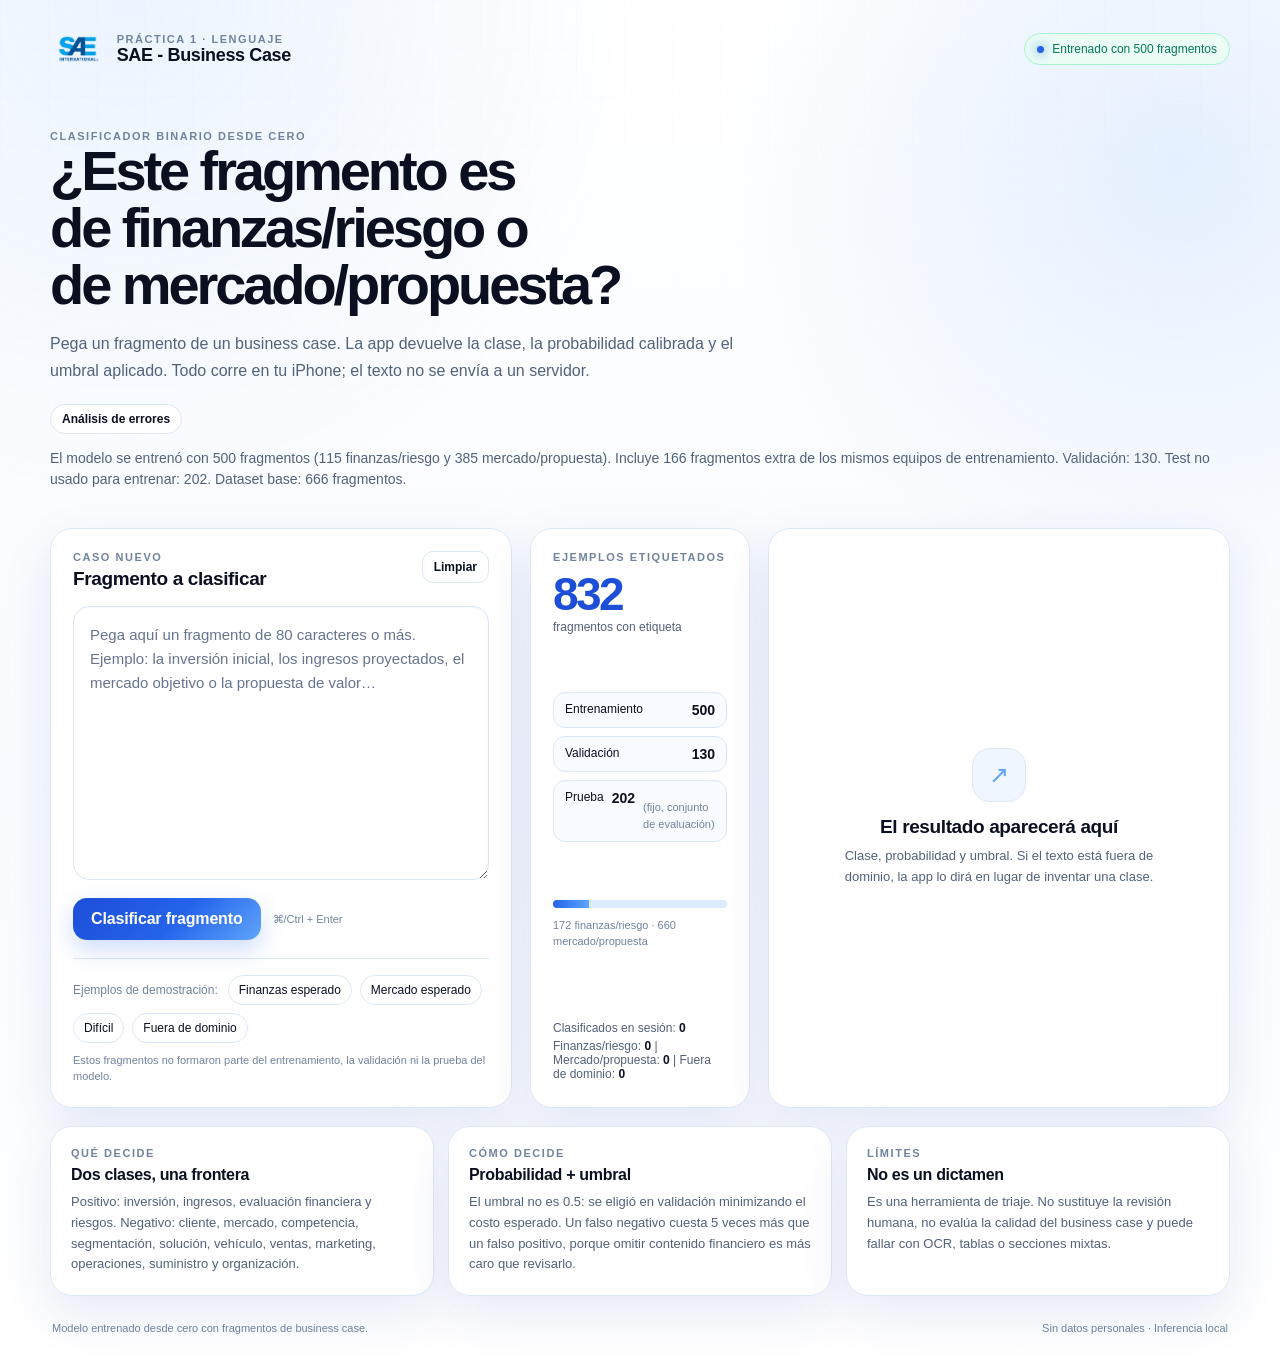
<file: index.html>
<!doctype html>
<html lang="es">
  <head>
    <meta charset="utf-8" />
    <meta name="viewport" content="width=device-width, initial-scale=1, viewport-fit=cover" />
    <meta name="theme-color" content="#ffffff" />
    <meta name="description" content="Clasificador binario de fragmentos de business case: finanzas/riesgo vs mercado/propuesta." />
    <meta name="mobile-web-app-capable" content="yes" />
    <meta name="apple-mobile-web-app-capable" content="yes" />
    <meta name="apple-mobile-web-app-status-bar-style" content="default" />
    <meta name="apple-mobile-web-app-title" content="SAE - Business Case" />
    <link rel="manifest" href="./manifest.webmanifest" />
    <link rel="icon" href="./icon-192.png" type="image/png" />
    <link rel="apple-touch-icon" href="./apple-touch-icon.png" />
    <link rel="stylesheet" href="./style.css" />
    <title>SAE - Business Case · Práctica 1</title>
  </head>
  <body>
    <div class="shell">
      <header class="topbar">
        <div class="brand">
          <img class="brand-mark brand-logo" src="./sae-logo.png" alt="SAE International" />
          <div>
            <p class="eyebrow">Práctica 1 · Lenguaje</p>
            <h1>SAE - Business Case</h1>
          </div>
        </div>
        <span id="model-status" class="status" data-kind="loading">Cargando modelo…</span>
      </header>

      <main>
        <section class="hero">
          <p class="eyebrow">Clasificador binario desde cero</p>
          <h2>¿Este fragmento es de finanzas/riesgo o de mercado/propuesta?</h2>
          <p class="lede">
            Pega un fragmento de un business case. La app devuelve la clase, la probabilidad
            calibrada y el umbral aplicado. Todo corre en tu iPhone; el texto no se envía a un servidor.
          </p>
          <div class="pill-row" aria-label="Evaluación">
            <button id="open-eval" class="pill" type="button">Análisis de errores</button>
          </div>
          <p id="train-size" class="train-size">Cargando datos de entrenamiento…</p>
        </section>

        <section class="workspace">
          <div class="card input-card">
            <div class="card-head">
              <div>
                <p class="eyebrow">Caso nuevo</p>
                <h3>Fragmento a clasificar</h3>
              </div>
              <button id="clear-btn" class="ghost" type="button">Limpiar</button>
            </div>
            <label class="sr-only" for="case-text">Fragmento de texto</label>
            <textarea
              id="case-text"
              rows="10"
              spellcheck="true"
              placeholder="Pega aquí un fragmento de 80 caracteres o más. Ejemplo: la inversión inicial, los ingresos proyectados, el mercado objetivo o la propuesta de valor…"
            ></textarea>
            <div class="actions">
              <button id="classify-btn" class="primary" type="button" disabled>Clasificar fragmento</button>
              <span class="hint">⌘/Ctrl + Enter</span>
            </div>
            <div class="examples" aria-labelledby="examples-heading">
              <span id="examples-heading" class="examples-label">Ejemplos de demostración:</span>
              <button type="button" class="chip" data-example="finance">Finanzas esperado</button>
              <button type="button" class="chip" data-example="market">Mercado esperado</button>
              <button type="button" class="chip" data-example="difficult">Difícil</button>
              <button type="button" class="chip" data-example="oodRecipe">Fuera de dominio</button>
              <p class="examples-note">Estos fragmentos no formaron parte del entrenamiento, la validación ni la prueba del modelo.</p>
            </div>
          </div>

          <aside class="card counter-card" aria-label="Contador de ejemplos etiquetados">
            <div>
              <p class="eyebrow">Ejemplos etiquetados</p>
              <div class="counter-total">
                <strong id="label-count">—</strong>
                <span>fragmentos con etiqueta</span>
              </div>
            </div>
            <ul class="counter-list">
              <li><span>Entrenamiento</span><strong id="count-train">—</strong></li>
              <li><span>Validación</span><strong id="count-val">—</strong></li>
              <li><span>Prueba</span><strong id="count-test">—</strong> <span class="counter-note">(fijo, conjunto de evaluación)</span></li>
            </ul>
            <div class="counter-balance">
              <div class="balance-bar" aria-hidden="true"><span id="balance-pos"></span></div>
              <p id="balance-text" class="counter-note">Cargando conteos…</p>
            </div>

            <!-- Contador de clasificación en la sesión actual -->
            <div class="counter-session">
              <p>Clasificados en sesión: <strong id="session-count">0</strong></p>
              <p>Finanzas/riesgo: <strong id="session-finance">0</strong> | Mercado/propuesta: <strong id="session-market">0</strong> | Fuera de dominio: <strong id="session-reject">0</strong></p>
            </div>
          </aside>

          <div class="card result-card">
            <div id="empty-state" class="empty">
              <div class="empty-icon" aria-hidden="true">↗</div>
              <h3>El resultado aparecerá aquí</h3>
              <p>Clase, probabilidad y umbral. Si el texto está fuera de dominio, la app lo dirá en lugar de inventar una clase.</p>
            </div>

            <div id="result" hidden>
              <div class="result-top">
                <span id="result-badge" class="badge" data-kind="finance">Finanzas / riesgo</span>
                <span id="result-meta" class="meta"></span>
              </div>
              <h3 id="result-title"></h3>
              <p id="explanation" class="explanation"></p>

              <div class="gauge" aria-hidden="true">
                <div class="gauge-track">
                  <div id="probability-bar" class="gauge-fill"></div>
                  <div id="threshold-marker" class="gauge-threshold"></div>
                </div>
                <div class="gauge-labels">
                  <span>0%</span>
                  <span>50%</span>
                  <span>100%</span>
                </div>
              </div>

              <div class="numbers">
                <div>
                  <span class="number-label">Probabilidad</span>
                  <strong id="probability">—</strong>
                </div>
                <div>
                  <span class="number-label">Umbral aplicado</span>
                  <strong id="threshold">—</strong>
                </div>
              </div>

              <p id="ood-note" class="note" hidden></p>
            </div>
          </div>
        </section>

        <section class="details">
          <article class="mini-card">
            <p class="eyebrow">Qué decide</p>
            <h3>Dos clases, una frontera</h3>
            <p>
              Positivo: inversión, ingresos, evaluación financiera y riesgos.
              Negativo: cliente, mercado, competencia, segmentación, solución, vehículo,
              ventas, marketing, operaciones, suministro y organización.
            </p>
          </article>
          <article class="mini-card">
            <p class="eyebrow">Cómo decide</p>
            <h3>Probabilidad + umbral</h3>
            <p>
              El umbral no es 0.5: se eligió en validación minimizando el costo esperado.
              Un falso negativo cuesta 5 veces más que un falso positivo, porque omitir
              contenido financiero es más caro que revisarlo.
            </p>
          </article>
          <article class="mini-card">
            <p class="eyebrow">Límites</p>
            <h3>No es un dictamen</h3>
            <p>
              Es una herramienta de triaje. No sustituye la revisión humana, no evalúa la
              calidad del business case y puede fallar con OCR, tablas o secciones mixtas.
            </p>
          </article>
        </section>
      </main>

      <footer class="footer">
        <span>Modelo entrenado desde cero con fragmentos de business case.</span>
        <span>Sin datos personales · Inferencia local</span>
      </footer>
    </div>
    <script type="module" src="./app.js"></script>
  </body>
</html>
</file>
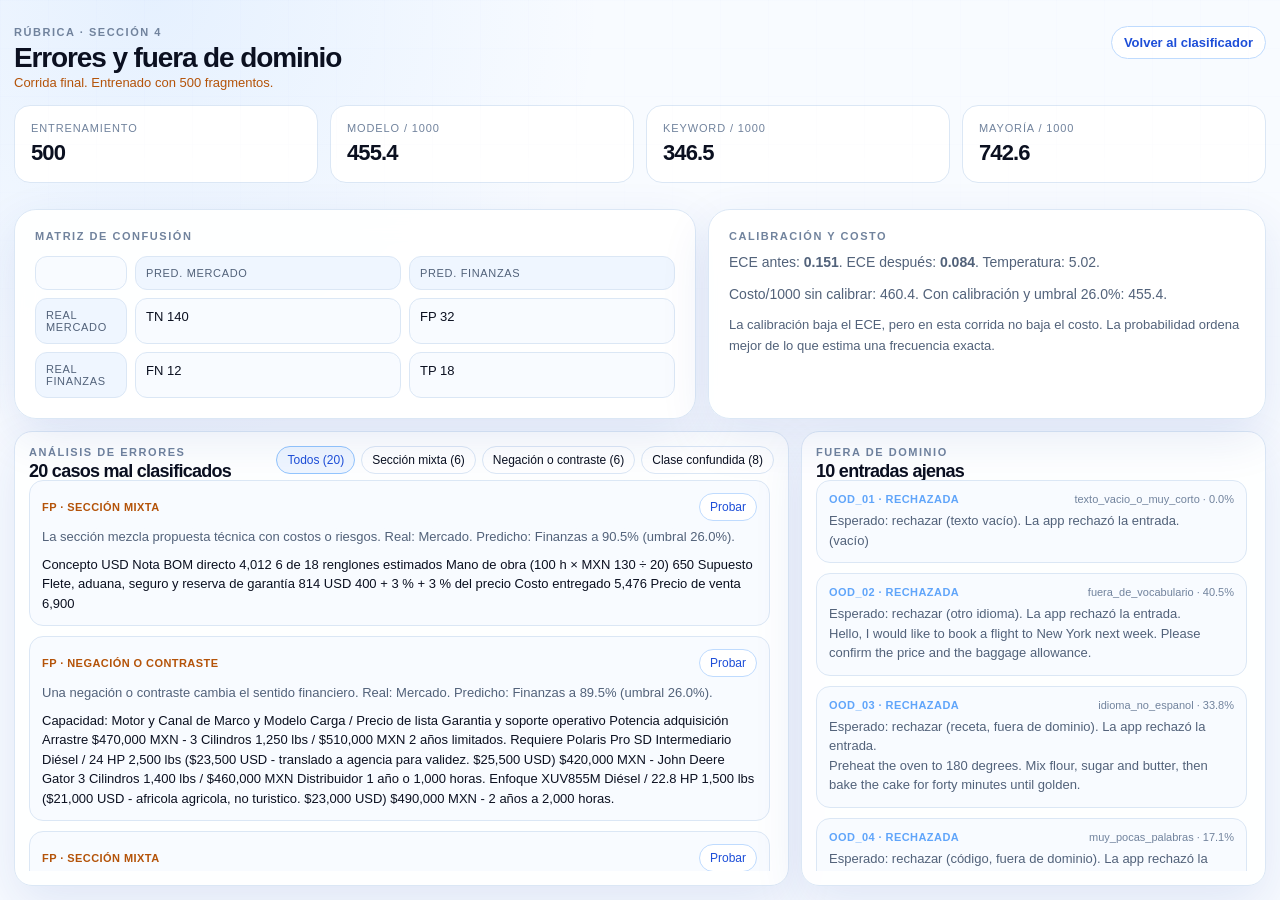
<file: evaluacion.html>
<!doctype html>
<html lang="es">
  <head>
    <meta charset="utf-8" />
    <meta name="viewport" content="width=device-width, initial-scale=1, viewport-fit=cover" />
    <meta name="theme-color" content="#ffffff" />
    <title>Análisis · SAE - Business Case</title>
    <link rel="stylesheet" href="./style.css" />
  </head>
  <body class="analysis-body">
    <div class="analysis-shell">
      <header class="analysis-top">
        <div>
          <p class="eyebrow">Rúbrica · sección 4</p>
          <h1>Errores y fuera de dominio</h1>
          <p id="eval-note" class="eval-note">Cargando evaluación…</p>
        </div>
        <a class="ghost" href="./index.html">Volver al clasificador</a>
      </header>

      <div id="eval-kpis" class="kpi-grid"></div>

      <div class="analysis-meta">
        <article class="mini-card">
          <p class="eyebrow">Matriz de confusión</p>
          <div id="confusion" class="matrix"></div>
        </article>
        <article class="mini-card">
          <p class="eyebrow">Calibración y costo</p>
          <div id="calibration" class="stack"></div>
        </article>
      </div>

      <div class="analysis-panes">
        <section class="pane">
          <div class="pane-head">
            <div>
              <p class="eyebrow">Análisis de errores</p>
              <h2>20 casos mal clasificados</h2>
            </div>
            <div id="error-filters" class="filters"></div>
          </div>
          <div id="error-list" class="pane-scroll"></div>
        </section>
        <section class="pane">
          <div class="pane-head">
            <div>
              <p class="eyebrow">Fuera de dominio</p>
              <h2>10 entradas ajenas</h2>
            </div>
          </div>
          <div id="ood-list" class="pane-scroll"></div>
        </section>
      </div>
    </div>
    <script type="module" src="./evaluacion.js"></script>
  </body>
</html>
</file>
<file: style.css>
:root {
  color-scheme: light;
  --bg: #ffffff;
  --bg-2: #f4f8ff;
  --panel: #ffffff;
  --panel-2: #f8fbff;
  --border: #dbe7f5;
  --border-strong: #b9cde6;
  --text: #0b1020;
  --muted: #52627a;
  --faint: #71839d;
  --accent: #2563eb;
  --accent-2: #60a5fa;
  --finance: #047857;
  --market: #2563eb;
  --danger: #dc2626;
  --warning: #b45309;
  --shadow: 0 18px 50px rgba(30, 64, 175, 0.11);
  --radius: 22px;
  --font: ui-sans-serif, -apple-system, BlinkMacSystemFont, "Segoe UI", Roboto, Helvetica, Arial, sans-serif;
}

* {
  box-sizing: border-box;
}

html {
  min-height: 100%;
  background: var(--bg);
}

body {
  margin: 0;
  min-height: 100vh;
  color: var(--text);
  font-family: var(--font);
  background:
    radial-gradient(circle at 10% 0%, rgba(96, 165, 250, 0.12), transparent 32rem),
    radial-gradient(circle at 92% 12%, rgba(219, 234, 254, 0.72), transparent 28rem),
    linear-gradient(180deg, #ffffff 0%, #f8fbff 58%, #ffffff 100%);
  -webkit-font-smoothing: antialiased;
}

body::before {
  content: "";
  position: fixed;
  inset: 0;
  pointer-events: none;
  opacity: 0.24;
  background-image: linear-gradient(rgba(37, 99, 235, 0.045) 1px, transparent 1px),
    linear-gradient(90deg, rgba(37, 99, 235, 0.045) 1px, transparent 1px);
  background-size: 48px 48px;
  mask-image: linear-gradient(to bottom, black, transparent 78%);
}

.shell {
  width: min(1180px, calc(100% - 32px));
  margin: 0 auto;
  padding: calc(18px + env(safe-area-inset-top)) 0 calc(28px + env(safe-area-inset-bottom));
  position: relative;
  z-index: 1;
}

.topbar {
  display: flex;
  align-items: center;
  justify-content: space-between;
  gap: 16px;
  padding: 10px 0 26px;
}

.brand {
  display: flex;
  align-items: center;
  gap: 12px;
}

.brand-mark {
  width: 46px;
  height: 46px;
  display: grid;
  place-items: center;
  border-radius: 14px;
  font-size: 13px;
  font-weight: 800;
  letter-spacing: -0.04em;
  color: #06111f;
  background: linear-gradient(135deg, var(--accent), var(--accent-2));
  box-shadow: 0 10px 32px rgba(96, 165, 250, 0.28);
}

h1,
h2,
h3,
p {
  margin: 0;
}

h1 {
  font-size: 18px;
  letter-spacing: -0.02em;
}

h2 {
  font-size: clamp(30px, 4.6vw, 56px);
  line-height: 1.02;
  letter-spacing: -0.055em;
  max-width: 860px;
  text-wrap: balance;
}

h3 {
  font-size: 19px;
  letter-spacing: -0.02em;
}

.eyebrow {
  color: var(--faint);
  font-size: 11px;
  font-weight: 700;
  letter-spacing: 0.14em;
  text-transform: uppercase;
}

.status {
  display: inline-flex;
  align-items: center;
  gap: 8px;
  padding: 8px 12px;
  border: 1px solid var(--border);
  border-radius: 999px;
  background: rgba(15, 23, 42, 0.55);
  color: var(--muted);
  font-size: 12px;
  white-space: nowrap;
}

.status::before {
  content: "";
  width: 7px;
  height: 7px;
  border-radius: 999px;
  background: var(--warning);
  box-shadow: 0 0 12px var(--warning);
}

.status[data-kind="ready"]::before {
  background: var(--accent);
  box-shadow: 0 0 12px var(--accent);
}

.status[data-kind="error"]::before {
  background: var(--danger);
  box-shadow: 0 0 12px var(--danger);
}

.hero {
  padding: 34px 0 38px;
}

.lede {
  max-width: 720px;
  margin-top: 18px;
  color: var(--muted);
  font-size: 16px;
  line-height: 1.65;
}

.pill-row {
  display: flex;
  flex-wrap: wrap;
  gap: 8px;
  margin-top: 20px;
}

.pill {
  padding: 7px 11px;
  border: 1px solid var(--border);
  border-radius: 999px;
  background: rgba(15, 23, 42, 0.44);
  color: #b9c7df;
  font: inherit;
  font-size: 12px;
  font-weight: 600;
  text-decoration: none;
  cursor: pointer;
}

.train-size {
  margin: 14px 0 0;
  color: var(--muted);
  font-size: 14px;
  line-height: 1.5;
}

.workspace {
  display: grid;
  grid-template-columns: minmax(0, 1.05fr) minmax(215px, 0.5fr) minmax(0, 1.05fr);
  gap: 18px;
  align-items: stretch;
}

.counter-card {
  display: flex;
  flex-direction: column;
  justify-content: space-between;
  gap: 16px;
}

.counter-total {
  margin-top: 8px;
}

.counter-total strong {
  display: block;
  font-size: 46px;
  letter-spacing: -0.055em;
  line-height: 1;
}

.counter-total span {
  color: var(--muted);
  font-size: 12px;
}

.counter-list {
  list-style: none;
  margin: 0;
  padding: 0;
  display: grid;
  gap: 8px;
}

.counter-list li {
  display: flex;
  justify-content: space-between;
  gap: 8px;
  padding: 9px 11px;
  border: 1px solid var(--border);
  border-radius: 12px;
  background: rgba(6, 10, 20, 0.42);
  color: var(--muted);
  font-size: 12px;
}

.counter-list strong {
  color: var(--text);
  font-size: 14px;
}

.balance-bar {
  height: 8px;
  border-radius: 999px;
  background: rgba(147, 197, 253, 0.25);
  overflow: hidden;
}

.balance-bar span {
  display: block;
  height: 100%;
  width: 0;
  background: linear-gradient(90deg, var(--accent-2), var(--accent));
  transition: width 380ms cubic-bezier(0.2, 0.8, 0.2, 1);
}

.counter-note {
  margin: 9px 0 0;
  color: var(--faint);
  font-size: 11px;
  line-height: 1.5;
}

.counter-session {
  margin-top: 10px;
  font-size: 12px;
  color: var(--muted);
}

.counter-session p {
  margin: 4px 0;
}

.counter-session strong {
  color: var(--text);
  font-weight: 600;
}

.card,
.mini-card {
  border: 1px solid var(--border);
  border-radius: var(--radius);
  background: linear-gradient(180deg, var(--panel), var(--panel-2));
  box-shadow: var(--shadow);
  backdrop-filter: blur(14px);
}

.card {
  padding: 22px;
  min-height: 430px;
}

.card-head {
  display: flex;
  align-items: flex-start;
  justify-content: space-between;
  gap: 12px;
  margin-bottom: 16px;
}

.card-head h3 {
  margin-top: 5px;
}

textarea {
  width: 100%;
  min-height: 210px;
  resize: vertical;
  padding: 16px;
  border: 1px solid var(--border);
  border-radius: 16px;
  outline: none;
  background: rgba(6, 10, 20, 0.62);
  color: var(--text);
  font: 15px/1.6 var(--font);
  transition: border-color 160ms ease, box-shadow 160ms ease;
}

textarea::placeholder {
  color: #65748f;
}

textarea:focus {
  border-color: rgba(110, 231, 183, 0.55);
  box-shadow: 0 0 0 4px rgba(110, 231, 183, 0.08);
}

.actions {
  display: flex;
  align-items: center;
  gap: 12px;
  margin-top: 14px;
}

button {
  font: inherit;
  cursor: pointer;
}

.primary {
  border: 0;
  border-radius: 14px;
  padding: 12px 18px;
  color: #04111c;
  background: linear-gradient(135deg, var(--accent), #7dd3fc);
  font-weight: 800;
  letter-spacing: -0.01em;
  box-shadow: 0 12px 28px rgba(110, 231, 183, 0.18);
  transition: transform 140ms ease, opacity 140ms ease;
}

.primary:hover:not(:disabled) {
  transform: translateY(-1px);
}

.primary:disabled {
  opacity: 0.45;
  cursor: wait;
}

.ghost {
  border: 1px solid var(--border);
  border-radius: 11px;
  padding: 8px 11px;
  background: transparent;
  color: var(--muted);
  font-size: 12px;
  font-weight: 600;
}

.ghost:hover {
  border-color: var(--border-strong);
  color: var(--text);
}

.hint {
  color: var(--faint);
  font-size: 11px;
}

.examples {
  display: flex;
  flex-wrap: wrap;
  align-items: center;
  gap: 8px;
  margin-top: 18px;
  padding-top: 16px;
  border-top: 1px solid var(--border);
}

.examples-label {
  color: var(--faint);
  font-size: 12px;
  margin-right: 2px;
}

.examples-note {
  flex-basis: 100%;
  margin: 2px 0 0;
  color: var(--faint);
  font-size: 11px;
  line-height: 1.45;
}

.chip {
  border: 1px solid var(--border);
  border-radius: 999px;
  padding: 7px 10px;
  background: rgba(15, 23, 42, 0.44);
  color: #b9c7df;
  font-size: 12px;
}

.chip:hover {
  border-color: rgba(110, 231, 183, 0.4);
  color: var(--text);
}

.result-card {
  display: flex;
  flex-direction: column;
  justify-content: center;
}

.empty {
  padding: 28px;
  text-align: center;
}

.empty-icon {
  width: 54px;
  height: 54px;
  display: grid;
  place-items: center;
  margin: 0 auto 14px;
  border: 1px solid var(--border);
  border-radius: 18px;
  background: rgba(96, 165, 250, 0.1);
  color: var(--accent-2);
  font-size: 24px;
}

.empty h3 {
  margin-bottom: 8px;
}

.empty p {
  max-width: 340px;
  margin: 0 auto;
  color: var(--muted);
  font-size: 13px;
  line-height: 1.6;
}

.result-top {
  display: flex;
  align-items: center;
  justify-content: space-between;
  gap: 10px;
  margin-bottom: 14px;
}

.badge {
  display: inline-flex;
  align-items: center;
  gap: 7px;
  padding: 7px 11px;
  border-radius: 999px;
  font-size: 12px;
  font-weight: 800;
  letter-spacing: -0.01em;
  border: 1px solid transparent;
}

.badge[data-kind="finance"] {
  color: #052e24;
  background: var(--finance);
}

.badge[data-kind="market"] {
  color: #071a33;
  background: var(--market);
}

.badge[data-kind="reject"] {
  color: #3b0b0b;
  background: var(--danger);
}

.meta {
  color: var(--faint);
  font-size: 11px;
}

#result-title {
  font-size: 24px;
  line-height: 1.15;
  letter-spacing: -0.035em;
  margin-bottom: 10px;
}

.explanation {
  color: var(--muted);
  font-size: 14px;
  line-height: 1.6;
  min-height: 44px;
}

.gauge {
  margin-top: 22px;
}

.gauge-track {
  position: relative;
  height: 12px;
  border-radius: 999px;
  background: linear-gradient(90deg, rgba(147, 197, 253, 0.25), rgba(110, 231, 183, 0.25));
  border: 1px solid var(--border);
  overflow: hidden;
}

.gauge-fill {
  height: 100%;
  width: 0%;
  border-radius: inherit;
  background: linear-gradient(90deg, var(--accent-2), var(--accent));
  transition: width 380ms cubic-bezier(0.2, 0.8, 0.2, 1);
}

.gauge-threshold {
  position: absolute;
  top: -4px;
  bottom: -4px;
  width: 2px;
  background: #fff;
  box-shadow: 0 0 0 3px rgba(255, 255, 255, 0.14);
  transition: left 380ms cubic-bezier(0.2, 0.8, 0.2, 1);
}

.gauge-labels {
  display: flex;
  justify-content: space-between;
  margin-top: 7px;
  color: var(--faint);
  font-size: 10px;
}

.numbers {
  display: grid;
  grid-template-columns: 1fr 1fr;
  gap: 10px;
  margin-top: 18px;
}

.numbers > div {
  padding: 12px;
  border: 1px solid var(--border);
  border-radius: 14px;
  background: rgba(6, 10, 20, 0.42);
}

.number-label {
  display: block;
  color: var(--faint);
  font-size: 10px;
  font-weight: 700;
  letter-spacing: 0.1em;
  text-transform: uppercase;
  margin-bottom: 5px;
}

.numbers strong {
  font-size: 22px;
  letter-spacing: -0.04em;
}

.note {
  margin-top: 14px;
  padding: 11px 12px;
  border: 1px solid rgba(252, 211, 77, 0.25);
  border-radius: 12px;
  background: rgba(252, 211, 77, 0.07);
  color: #f8dfa0;
  font-size: 12px;
  line-height: 1.5;
}

.details {
  display: grid;
  grid-template-columns: repeat(3, minmax(0, 1fr));
  gap: 14px;
  margin-top: 18px;
}

.mini-card {
  padding: 20px;
  box-shadow: none;
}

.mini-card h3 {
  margin: 7px 0 8px;
  font-size: 16px;
}

.mini-card p:last-child {
  color: var(--muted);
  font-size: 13px;
  line-height: 1.6;
}

.analysis-body {
  height: 100vh;
  overflow: hidden;
}

.analysis-shell {
  height: 100vh;
  width: min(1280px, calc(100% - 28px));
  margin: 0 auto;
  padding: 16px 0 14px;
  display: flex;
  flex-direction: column;
  gap: 12px;
  min-height: 0;
}

.analysis-top,
.pane-head {
  display: flex;
  justify-content: space-between;
  gap: 12px;
  align-items: flex-start;
}

.analysis-top h1,
.pane-head h2 {
  margin: 4px 0 0;
  font-size: 28px;
  letter-spacing: -0.04em;
}

.pane-head h2 {
  font-size: 18px;
}

.analysis-meta {
  display: grid;
  grid-template-columns: 1.1fr 0.9fr;
  gap: 12px;
}

.analysis-panes {
  flex: 1;
  min-height: 0;
  display: grid;
  grid-template-columns: 1.25fr 0.75fr;
  gap: 12px;
}

.pane {
  min-height: 0;
  display: flex;
  flex-direction: column;
  padding: 14px;
  border: 1px solid var(--border);
  border-radius: 18px;
  background: var(--panel);
}

.pane-scroll {
  overflow: auto;
  min-height: 0;
  display: grid;
  align-content: start;
  gap: 10px;
  padding-right: 4px;
}

.analysis-body .ghost {
  color: var(--text);
  text-decoration: none;
  border: 1px solid var(--border);
  border-radius: 999px;
  padding: 8px 12px;
  font-size: 13px;
}

.eval {
  margin-top: 34px;
}

.eval-head {
  display: flex;
  justify-content: space-between;
  gap: 16px;
  align-items: end;
  margin-bottom: 16px;
}

.eval h2 {
  font-size: 32px;
  margin: 6px 0 0;
}

.eval-note {
  max-width: 360px;
  margin: 0;
  color: var(--warning);
  font-size: 13px;
  line-height: 1.45;
}

.kpi-grid,
.eval-grid {
  display: grid;
  gap: 12px;
  margin-bottom: 14px;
}

.kpi-grid {
  grid-template-columns: repeat(4, minmax(0, 1fr));
}

.eval-grid {
  grid-template-columns: 1.1fr 0.9fr;
}

.kpi {
  padding: 16px;
  border: 1px solid var(--border);
  border-radius: 16px;
  background: var(--panel);
}

.kpi span {
  display: block;
  color: var(--faint);
  font-size: 11px;
  letter-spacing: 0.08em;
  text-transform: uppercase;
}

.kpi strong {
  display: block;
  margin-top: 6px;
  font-size: 22px;
  letter-spacing: -0.04em;
}

.matrix {
  display: grid;
  grid-template-columns: 92px 1fr 1fr;
  gap: 8px;
  margin-top: 14px;
}

.matrix div {
  padding: 10px;
  border-radius: 12px;
  background: rgba(6, 10, 20, 0.42);
  border: 1px solid var(--border);
  font-size: 13px;
}

.matrix .mh {
  color: var(--faint);
  font-size: 11px;
  letter-spacing: 0.06em;
  text-transform: uppercase;
}

.stack p {
  margin: 10px 0 0;
  color: var(--muted);
  font-size: 14px;
  line-height: 1.55;
}

.filters {
  display: flex;
  flex-wrap: wrap;
  gap: 6px;
}

.filters button,
.pane-scroll button.load,
.error-list button.load {
  border: 1px solid var(--border);
  background: transparent;
  color: var(--text);
  border-radius: 999px;
  padding: 6px 10px;
  font: inherit;
  font-size: 12px;
  cursor: pointer;
}

.filters button[aria-pressed="true"] {
  background: rgba(110, 231, 183, 0.16);
  border-color: rgba(110, 231, 183, 0.45);
}

.error-panel {
  margin-bottom: 14px;
}

.error-list,
.ood-list {
  display: grid;
  gap: 10px;
}

.error-item,
.ood-item {
  padding: 12px;
  border: 1px solid var(--border);
  border-radius: 14px;
  background: rgba(6, 10, 20, 0.35);
}

.error-item header,
.ood-item header {
  display: flex;
  justify-content: space-between;
  gap: 10px;
  align-items: center;
  margin-bottom: 6px;
}

.tag {
  color: var(--accent-2);
  font-size: 11px;
  font-weight: 700;
  letter-spacing: 0.04em;
  text-transform: uppercase;
}

.tag.warn {
  color: var(--warning);
}

.tag.bad {
  color: var(--danger);
}

.error-item p,
.ood-item p {
  margin: 0;
  color: var(--muted);
  font-size: 13px;
  line-height: 1.5;
}

.error-item .quote {
  margin-top: 8px;
  color: var(--text);
}

.steps {
  margin: 8px 0 0;
  padding-left: 18px;
  color: var(--muted);
  font-size: 14px;
  line-height: 1.55;
}

.steps li + li {
  margin-top: 8px;
}

.steps code {
  color: var(--text);
}

.footer {
  display: flex;
  flex-wrap: wrap;
  justify-content: space-between;
  gap: 8px;
  padding: 26px 2px 0;
  color: var(--faint);
  font-size: 11px;
}

.sr-only {
  position: absolute;
  width: 1px;
  height: 1px;
  padding: 0;
  margin: -1px;
  overflow: hidden;
  clip: rect(0, 0, 0, 0);
  white-space: nowrap;
  border: 0;
}

@media (max-width: 860px) {
  .analysis-body {
    height: auto;
    overflow: auto;
  }

  .analysis-shell {
    height: auto;
  }

  .analysis-meta,
  .analysis-panes,
  .analysis-top,
  .pane-head {
    grid-template-columns: 1fr;
    flex-direction: column;
  }

  .pane-scroll {
    max-height: 70vh;
  }

  .workspace,
  .details,
  .kpi-grid,
  .eval-grid {
    grid-template-columns: 1fr;
  }

  .eval-head {
    flex-direction: column;
    align-items: flex-start;
  }

  .card {
    min-height: auto;
  }

  .result-card {
    min-height: 330px;
  }

  .topbar {
    align-items: flex-start;
    flex-direction: column;
  }
}

@media (max-width: 520px) {
  .shell {
    width: min(100% - 22px, 1180px);
  }

  .hero {
    padding: 24px 0 28px;
  }

  h2 {
    font-size: 34px;
  }

  .card {
    padding: 17px;
    border-radius: 18px;
  }

  textarea {
    min-height: 190px;
  }

  .numbers strong {
    font-size: 19px;
  }
}

/* Visual refresh: white/blue product interface, without changing app behavior. */
.brand-mark {
  color: #ffffff;
  background: linear-gradient(135deg, #1d4ed8, #60a5fa);
  box-shadow: 0 10px 26px rgba(37, 99, 235, 0.2);
}

.brand-mark.brand-logo {
  width: auto;
  height: 42px;
  max-width: 76px;
  object-fit: contain;
  background: transparent;
  box-shadow: none;
  border-radius: 0;
  padding: 0;
}

.status,
.pill,
.ghost,
.chip,
.counter-list li,
.input-card textarea,
.filters button {
  background: rgba(255, 255, 255, 0.9);
  border-color: var(--border);
  color: var(--text);
}

.status[data-kind="ready"] {
  color: #047857;
  background: #ecfdf5;
  border-color: #a7f3d0;
}

.status[data-kind="loading"] {
  color: #1d4ed8;
  background: #eff6ff;
  border-color: #bfdbfe;
}

.status[data-kind="error"] {
  color: #b91c1c;
  background: #fef2f2;
  border-color: #fecaca;
}

.card,
.mini-card,
.pane {
  background: rgba(255, 255, 255, 0.92);
  border-color: var(--border);
  box-shadow: var(--shadow);
}

.input-card,
.counter-card,
.result-card {
  transition: transform 220ms ease, box-shadow 220ms ease, border-color 220ms ease;
}

.input-card:hover,
.counter-card:hover,
.result-card:hover,
.mini-card:hover {
  transform: translateY(-2px);
  border-color: #bfdbfe;
  box-shadow: 0 22px 55px rgba(30, 64, 175, 0.15);
}

textarea:focus,
button:focus-visible,
a:focus-visible {
  outline: 3px solid rgba(96, 165, 250, 0.35);
  outline-offset: 3px;
}

textarea {
  background: #ffffff;
  color: var(--text);
  box-shadow: inset 0 1px 2px rgba(30, 64, 175, 0.04);
  transition: border-color 180ms ease, box-shadow 180ms ease;
}

textarea:focus {
  border-color: #60a5fa;
  box-shadow: 0 0 0 4px rgba(96, 165, 250, 0.14);
}

.primary {
  background: linear-gradient(135deg, #1d4ed8, #2563eb 55%, #60a5fa);
  color: #ffffff;
  box-shadow: 0 10px 24px rgba(37, 99, 235, 0.22);
  transition: transform 180ms ease, box-shadow 180ms ease, filter 180ms ease;
}

.primary:hover:not(:disabled) {
  filter: brightness(1.04);
  transform: translateY(-1px);
  box-shadow: 0 14px 28px rgba(37, 99, 235, 0.28);
}

.primary:active:not(:disabled),
.pill:active,
.ghost:active,
.chip:active,
.filters button:active {
  transform: translateY(1px) scale(0.98);
}

.pill:hover,
.ghost:hover,
.chip:hover,
.filters button:hover {
  border-color: #93c5fd;
  background: #eff6ff;
  color: #1d4ed8;
}

.counter-total strong {
  color: #1d4ed8;
}

.counter-list li {
  background: #f8fbff;
}

.matrix div {
  background: #f8fbff;
  border-color: #dbe7f5;
  color: var(--text);
}

.matrix .mh {
  background: #eff6ff;
  color: #52627a;
}

.error-item,
.ood-item {
  background: #f8fbff;
  border-color: #dbe7f5;
}

.filters button[aria-pressed="true"] {
  color: #1d4ed8;
  background: #eff6ff;
  border-color: #93c5fd;
}

.pane-scroll button.load,
.error-list button.load {
  color: #1d4ed8;
  background: #ffffff;
  border-color: #bfdbfe;
}

.balance-bar {
  background: #dbeafe;
}

.balance-bar span {
  background: linear-gradient(90deg, #2563eb, #60a5fa);
}

.result-card #result {
  animation: result-enter 360ms cubic-bezier(0.2, 0.8, 0.2, 1);
}

.gauge-track {
  background: #dbeafe;
}

.gauge-fill {
  background: linear-gradient(90deg, #2563eb, #60a5fa);
  transition: width 520ms cubic-bezier(0.2, 0.8, 0.2, 1);
}

.badge,
.tag {
  transition: background-color 180ms ease, color 180ms ease, transform 180ms ease;
}

.badge[data-kind="finance"] {
  color: #047857;
  background: #ecfdf5;
  border-color: #a7f3d0;
}

.badge[data-kind="market"] {
  color: #1d4ed8;
  background: #eff6ff;
  border-color: #bfdbfe;
}

.badge[data-kind="reject"] {
  color: #b91c1c;
  background: #fef2f2;
  border-color: #fecaca;
}

.analysis-body {
  background:
    radial-gradient(circle at 12% 0%, rgba(96, 165, 250, 0.12), transparent 28rem),
    #f8fbff;
}

.analysis-shell {
  padding-top: calc(26px + env(safe-area-inset-top));
}

.analysis-body .ghost {
  background: #ffffff;
  color: #1d4ed8;
  border-color: #bfdbfe;
  transition: background 180ms ease, transform 180ms ease;
}

.analysis-body .ghost:hover {
  background: #eff6ff;
}

.analysis-panes .pane-scroll {
  scrollbar-color: #93c5fd transparent;
}

@keyframes result-enter {
  from { opacity: 0; transform: translateY(10px); }
  to { opacity: 1; transform: translateY(0); }
}

@media (prefers-reduced-motion: reduce) {
  *, *::before, *::after {
    animation-duration: 0.01ms !important;
    animation-iteration-count: 1 !important;
    scroll-behavior: auto !important;
    transition-duration: 0.01ms !important;
  }
}
</file>
